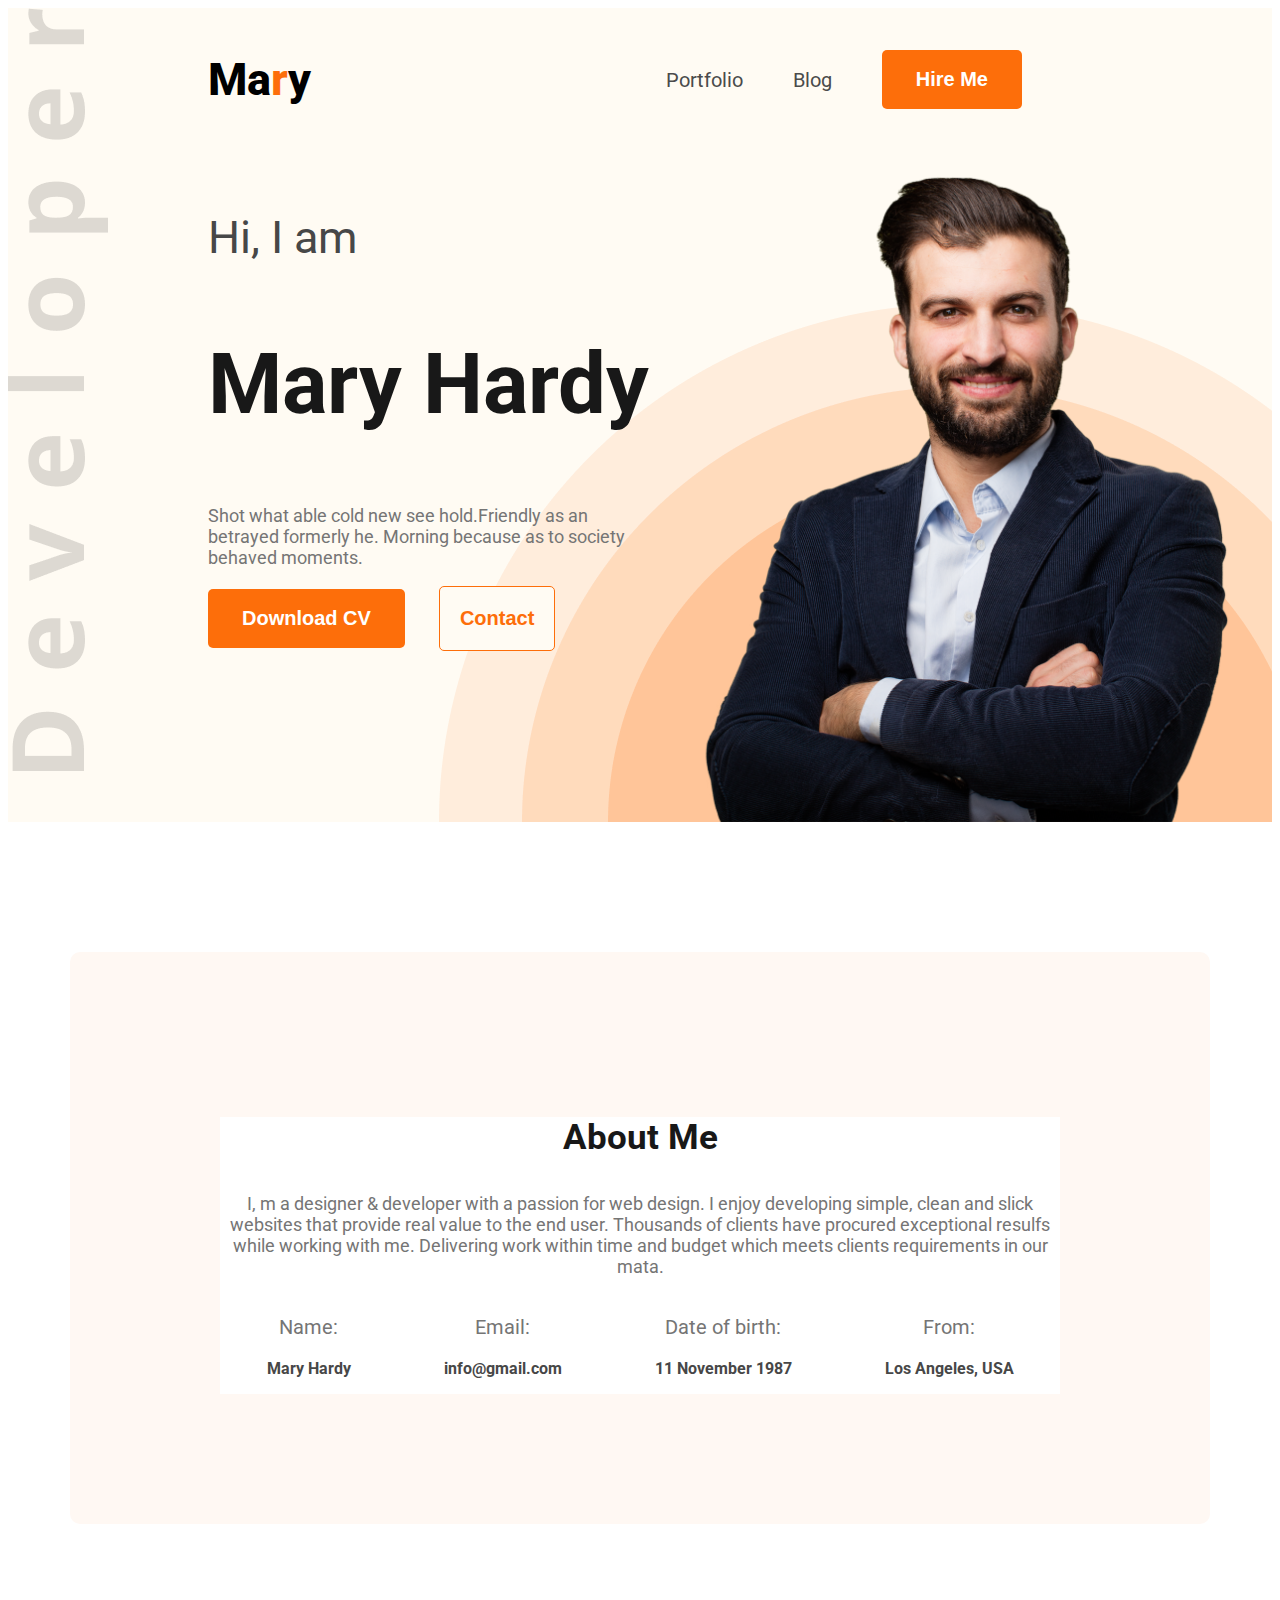
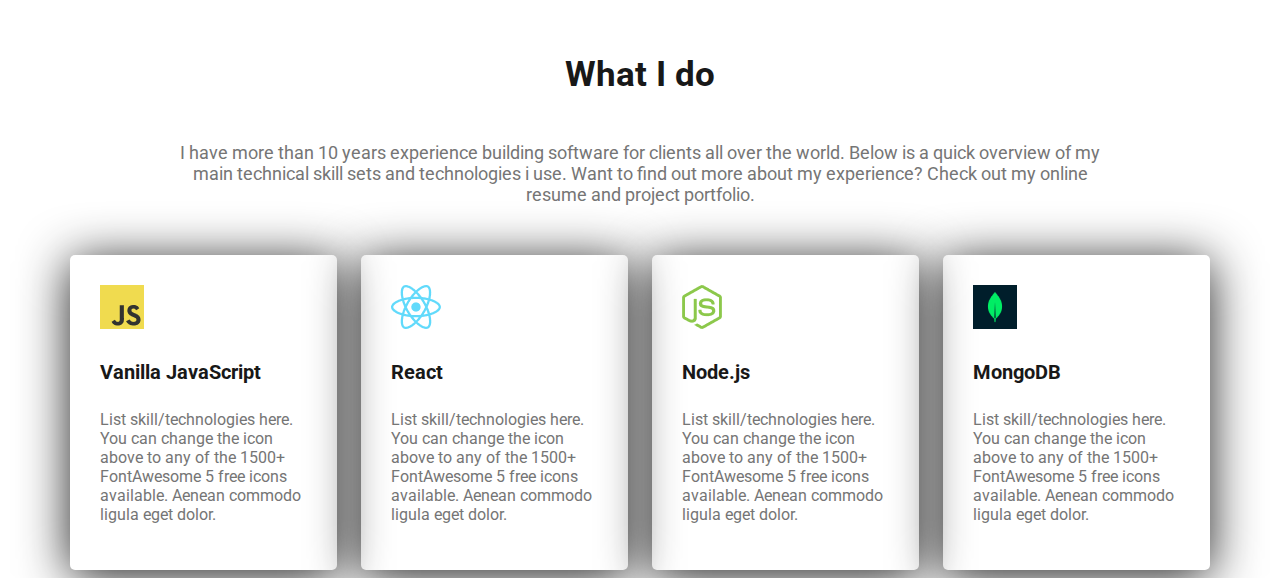
<file: index.html>
<!DOCTYPE html>
<html lang="en">

<head>
    <meta charset="UTF-8">
    <meta name="viewport" content="width=device-width, initial-scale=1.0">
    <title>Web Developer Portfolio</title>
    <link rel="preconnect" href="https://fonts.googleapis.com">
    <link rel="preconnect" href="https://fonts.gstatic.com" crossorigin>
    <link href="https://fonts.googleapis.com/css2?family=Roboto:ital,wght@0,100..900;1,100..900&display=swap"
        rel="stylesheet">
    <link rel="stylesheet" href="styles/portfolio.css">
</head>

<body class="roboto-normal-font">
    <header>
        <nav>
            <h3 class="nav-title">Ma<span class="color-primary">r</span>y</h3>
            <ul>
                <li ><a class="dark-2" href="">Portfolio</a></li>
                <li ><a class="dark-2" href="">Blog</a></li>
                <li><a href=""> <button class="btn-primary">Hire Me</button></a></li>
            </ul>

        </nav>
        <div class="banner-container">
            <div class="banner">
                <h4 class="banner-greetings">Hi, I  am</h4>
                <h2 class="banner-title">Mary Hardy</h2>
                <p class="banner-discription dark-3">Shot what able cold new see hold.Friendly as an betrayed formerly he. Morning because as to society behaved moments.</p>
                <button class="btn-primary">Download CV</button>
                <button class="contact">Contact</button>
            </div>
            <img class="image" src="images/hardy.png" alt="">
        </div>
    </header>
    <main>
        <!-- ---- Section:1 ---- -->
        <section class=" about bg-secondary">
            <div class="section-content">
  
                <h3 class="section-title">About Me</h3>
                <p class="section-description">
                    I, m a designer & developer with a passion for web design. I enjoy developing simple, clean and slick websites that provide real value to the end user. Thousands of clients have procured exceptional resulfs while working with me. Delivering work within time and budget which meets clients requirements in our mata.
                </p>
                <div class="about-items">    
                <div>
                    <p class="abut-title">Name:</p>
                    <p class="about-discription">Mary Hardy </p>
                </div>
                <div>
                    <p class="abut-title">Email:</p>
                    <p class="about-discription">info@gmail.com</p>
                </div>
                <div>
                    <p class="abut-title">Date of birth:</p>
                    <p class="about-discription">11 November 1987</p>
                </div>
                <div>
                    <p class="abut-title">From:</p>
                    <p class="about-discription">Los Angeles, USA</p>
                </div>
            </div>
        </div>

        </section>

        <!-- -----  Section:2  ----- -->

        <section>
            <div class="work">
                <h4 class="section-title">What I do</h4>
                <p class="section-description">I have more than 10 years experience building software for clients all over the world. Below is a quick overview of my main technical skill sets and technologies i use. Want to find out more about my experience? Check out my online resume and project portfolio.</p>
            </div>
            <div class="skills-container">
                <div class="skill-content">
                    <img src="images/icons/js.png" alt="">
                    <h4 class="skill-title">Vanilla JavaScript</h4>
                    <p class="skill-description">
                        List skill/technologies here. You can change the icon above to any of the 1500+ FontAwesome 5 free icons available. Aenean commodo ligula eget dolor.
                    </p>
                </div>
                <div class="skill-content">
                    <img src="images/icons/react.png" alt="">
                    <h4 class="skill-title">React</h4>
                    <p class="skill-description">
                        List skill/technologies here. You can change the icon above to any of the 1500+ FontAwesome 5 free icons available. Aenean commodo ligula eget dolor.
                    </p>
                </div>
                <div class="skill-content">
                    <img src="images/icons/nodejs.png" alt="">
                    <h4 class="skill-title">Node.js</h4>
                    <p class="skill-description">
                        List skill/technologies here. You can change the icon above to any of the 1500+ FontAwesome 5 free icons available. Aenean commodo ligula eget dolor.
                    </p>
                </div>
                <div class="skill-content">
                    <img src="images/icons/mongo.png" alt="">
                    <h4 class="skill-title">MongoDB</h4>
                    <p class="skill-description">
                        List skill/technologies here. You can change the icon above to any of the 1500+ FontAwesome 5 free icons available. Aenean commodo ligula eget dolor.
                    </p>
                </div>
            </div>
        </section>

    </main>
    <footer></footer>
</body>

</html>
</file>
<file: styles/portfolio.css>
.roboto-normal-font {
  font-family: "Roboto", sans-serif;
  font-optical-sizing: auto;
  font-style: normal;
  font-variation-settings:
    "wdth" 100;
}
 /****** ** shard style** ******/
main{
    width: 1140px;
    margin: 0 auto;
}

.color-primary{
    color: #FD6E0A;
}
.bg-secondary{
    background-color: #FFF8F3;
}

.dark-1{
    color: #181818;
}
.dark-2{
    color: #4B4B4B;
}
.dark-3{
    color: #757575;
}

.section-title{
    color: #181818;
    font-size: 35px;
    font-weight: bold;
    
}

.section-description{
color: #757575;
font-size: 18px;
}


.btn-primary{
    background-color: #FD6E0A;
    color: white;
    font-weight: bold;
    font-size: 20px;
    padding: 18px 34px;
    border-radius: 5px;
    border: none;

}
/* header style */

header{
    background-image: url(../images/developer.png), url(../images/header_bg.png);
    background-repeat: no-repeat;
    background-position: top left, bottom right;
    background-color: #FFFBF3;
}

/* *** nav style*** */

nav{
    display: flex;
    align-items: center;
    justify-content: space-between;
    margin: 0 200px;
}

.nav-title{
    font-weight: 800;
    font-size: 45px;
}
nav>ul{
    display: flex;
    align-items: center;
}

nav>ul>li{
    list-style: none;
    margin-right: 50px;

}

nav>ul>li>a{
    text-decoration: none;
    font-size: 20px;
}

/* *******banner****** */

.banner-greetings{
    color: #474747;
    font-size: 45px;
    font-weight: 400;
}

.banner-title{
    color: #181818;
    font-size: 85px;
    font-weight: bold;
}

.banner-discription{
    font-size: 18px;
}

.contact{
    
    color: #FD6E0A;
    background-color: #FFFBF3;
    padding: 20px;
    border: 1px solid #FD6E0A;
    border-radius: 5px;
    font-weight: bold;
    font-size: 20px;
    margin-left: 30px;
}

.image{
    width: 580px;
}

.banner-container{
    display: flex;
    justify-content: space-between;
    margin: 0 35px 0 200px;
}
.banner{
    width: 580px;
}

/* **** About section**** */

main section{
    margin-top: 130px;
}
.about{
    padding: 130px 150px;
    border-radius: 10px;
    
    text-align: center;
   
}

.section-content{
 background-color: #FFFFFF;
}
.about-items{
    display: flex;
    justify-content: space-around;
}

.abut-title{
color: #757575;
font-size: 20px;
}

.about-discription{
    color: #474747;
    font-weight: bold;
    font-size: 20;
}

/* **** Section-2 ***** */
.work{
    text-align: center;
    margin: 0 100px;
}

.skill-content{
  border-radius: 5px;
  padding: 30px;
  box-shadow: 0px 6px 50px 0px  #1E1E1E;
}


.skill-title{
    color: #181818;
    font-size: 20px;
    font-weight: bold;
}

.skill-description{
    color: #757575;
    font-size: 16px;
}

.skills-container{
    display: flex;
    gap: 24px;
    margin-top: 50px;
}
</file>
